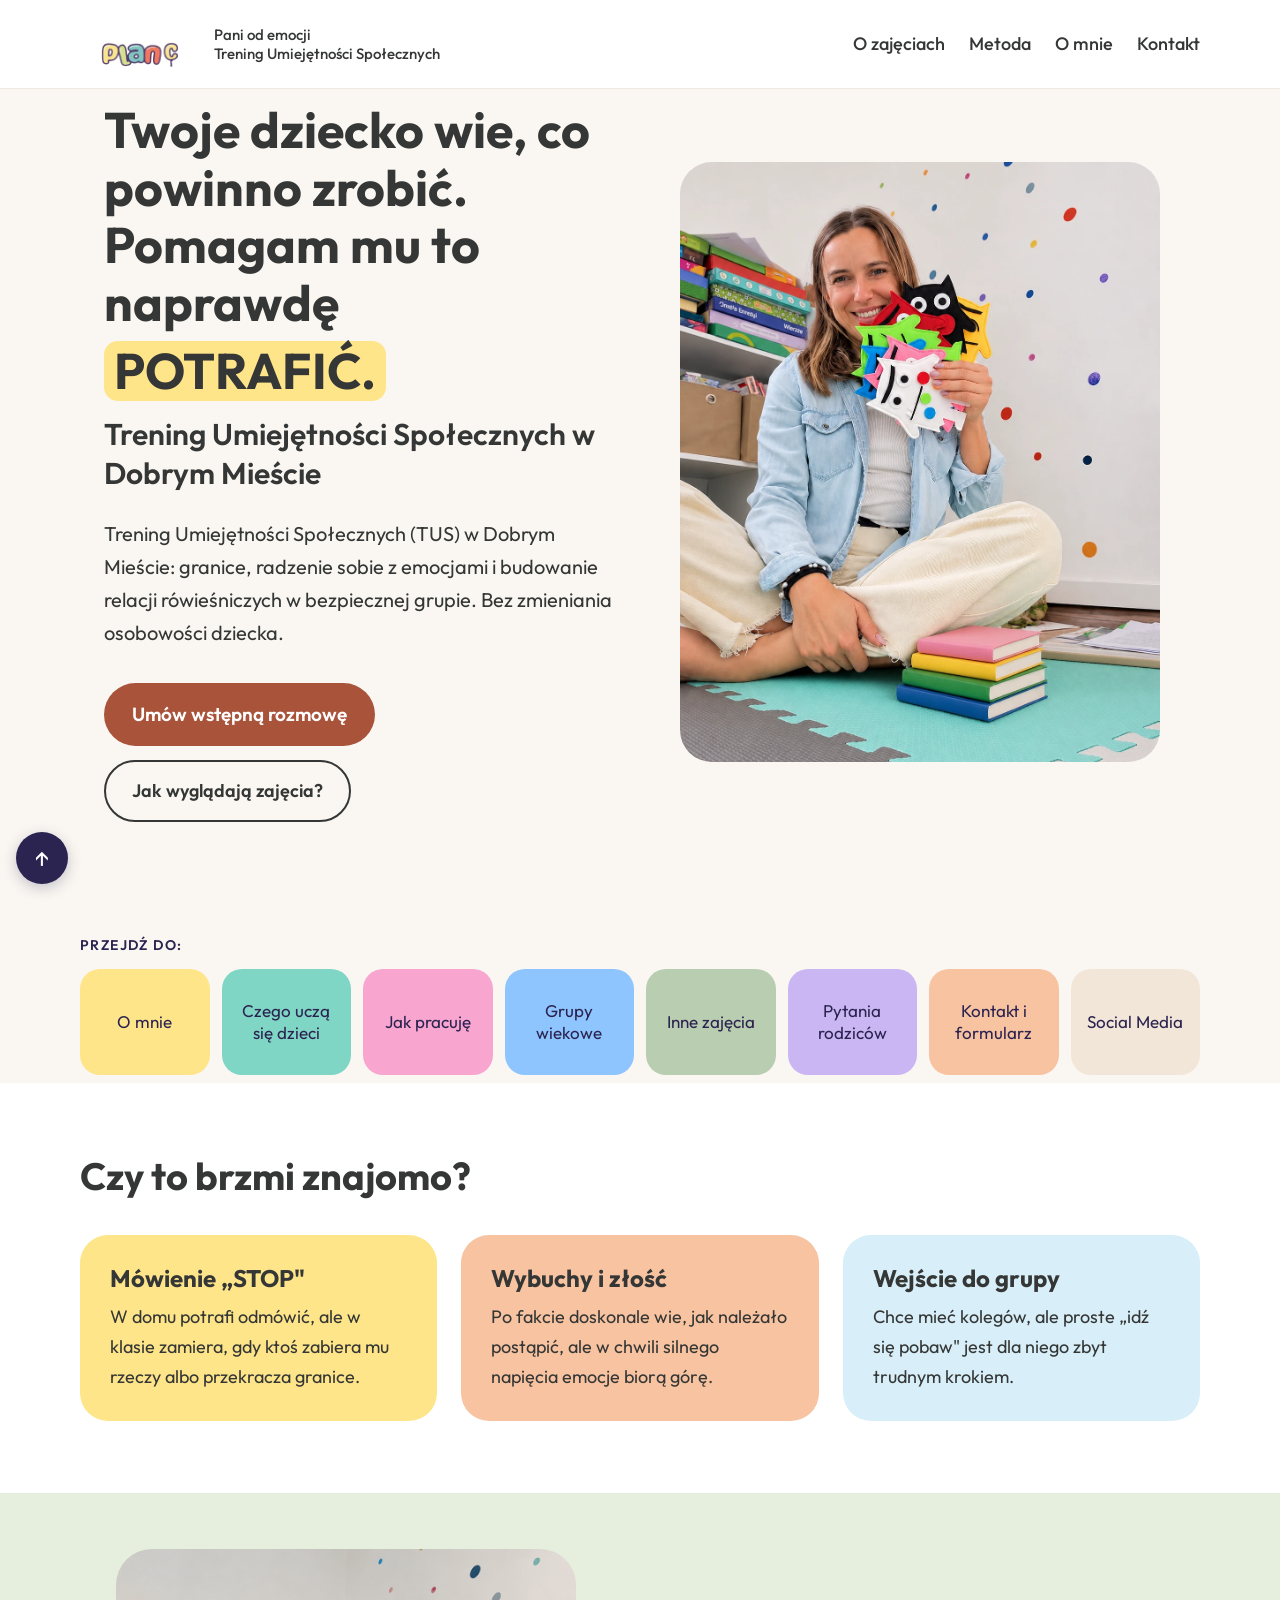
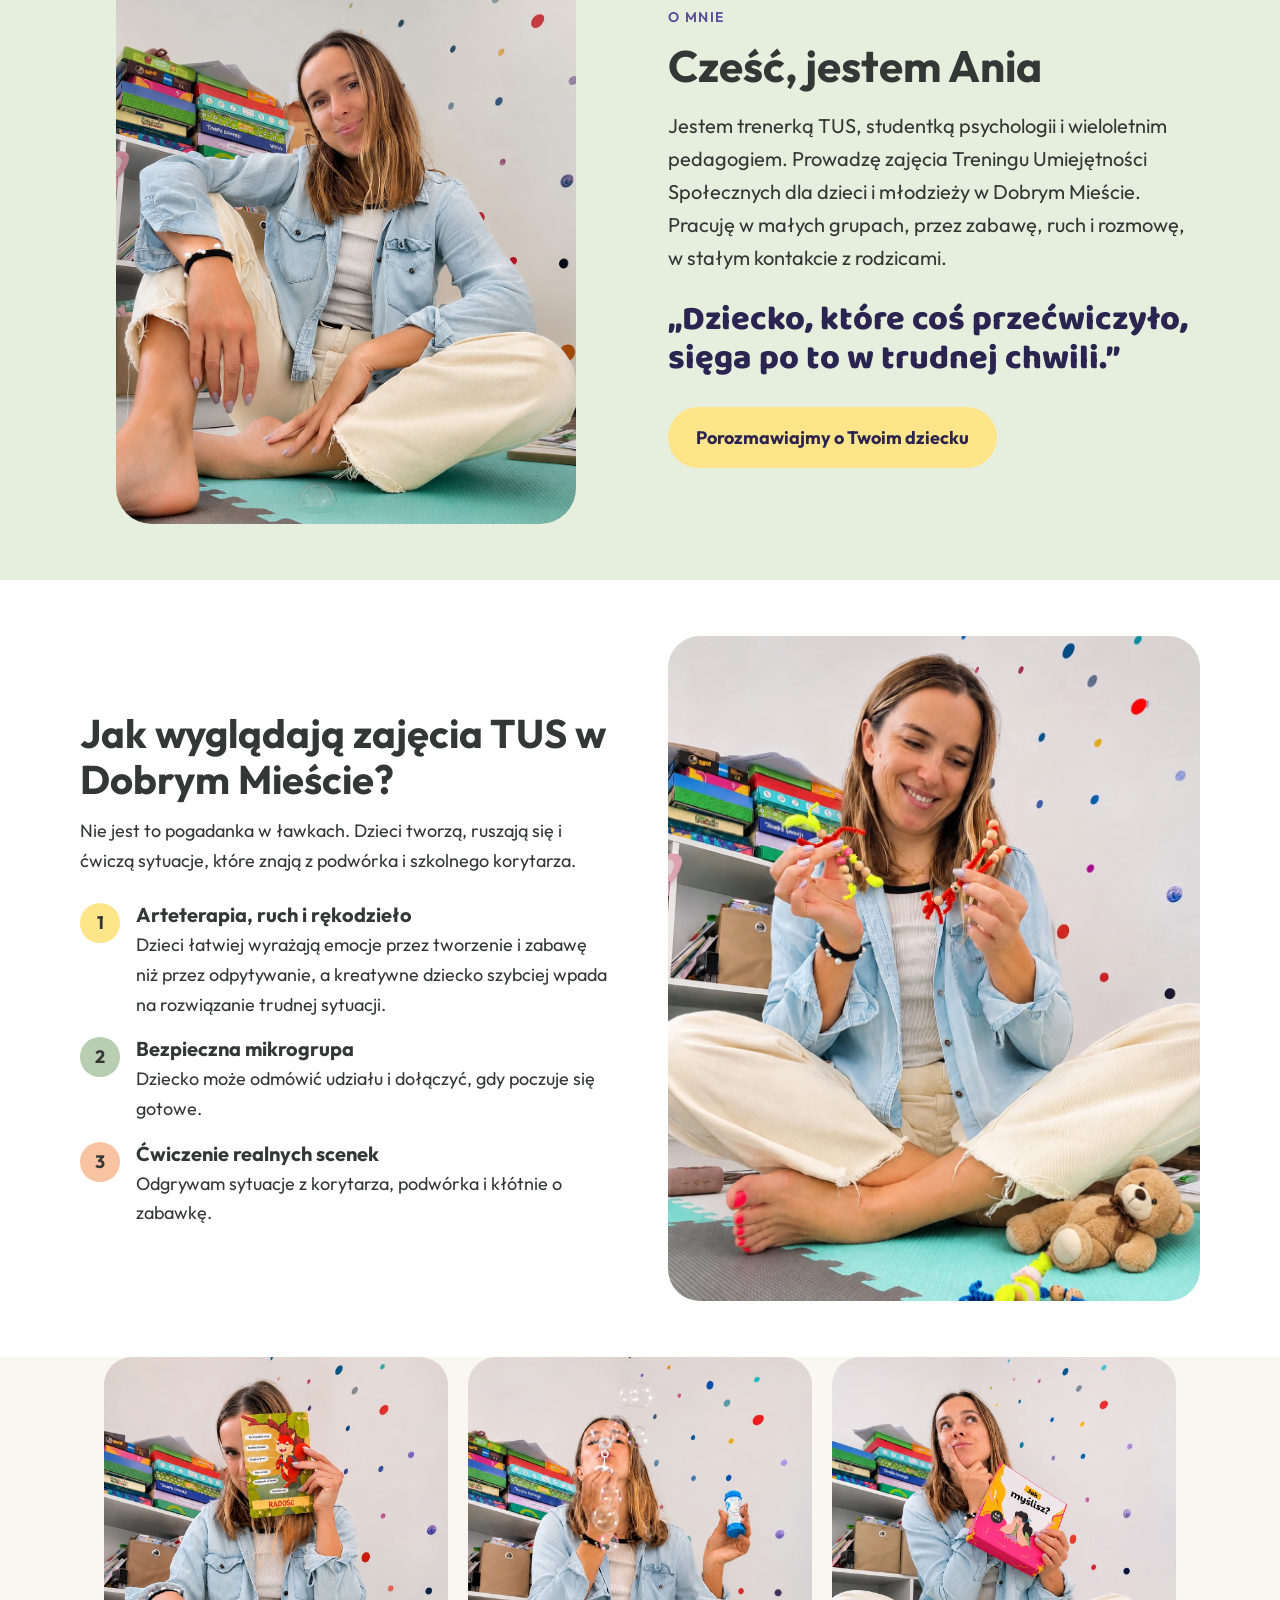
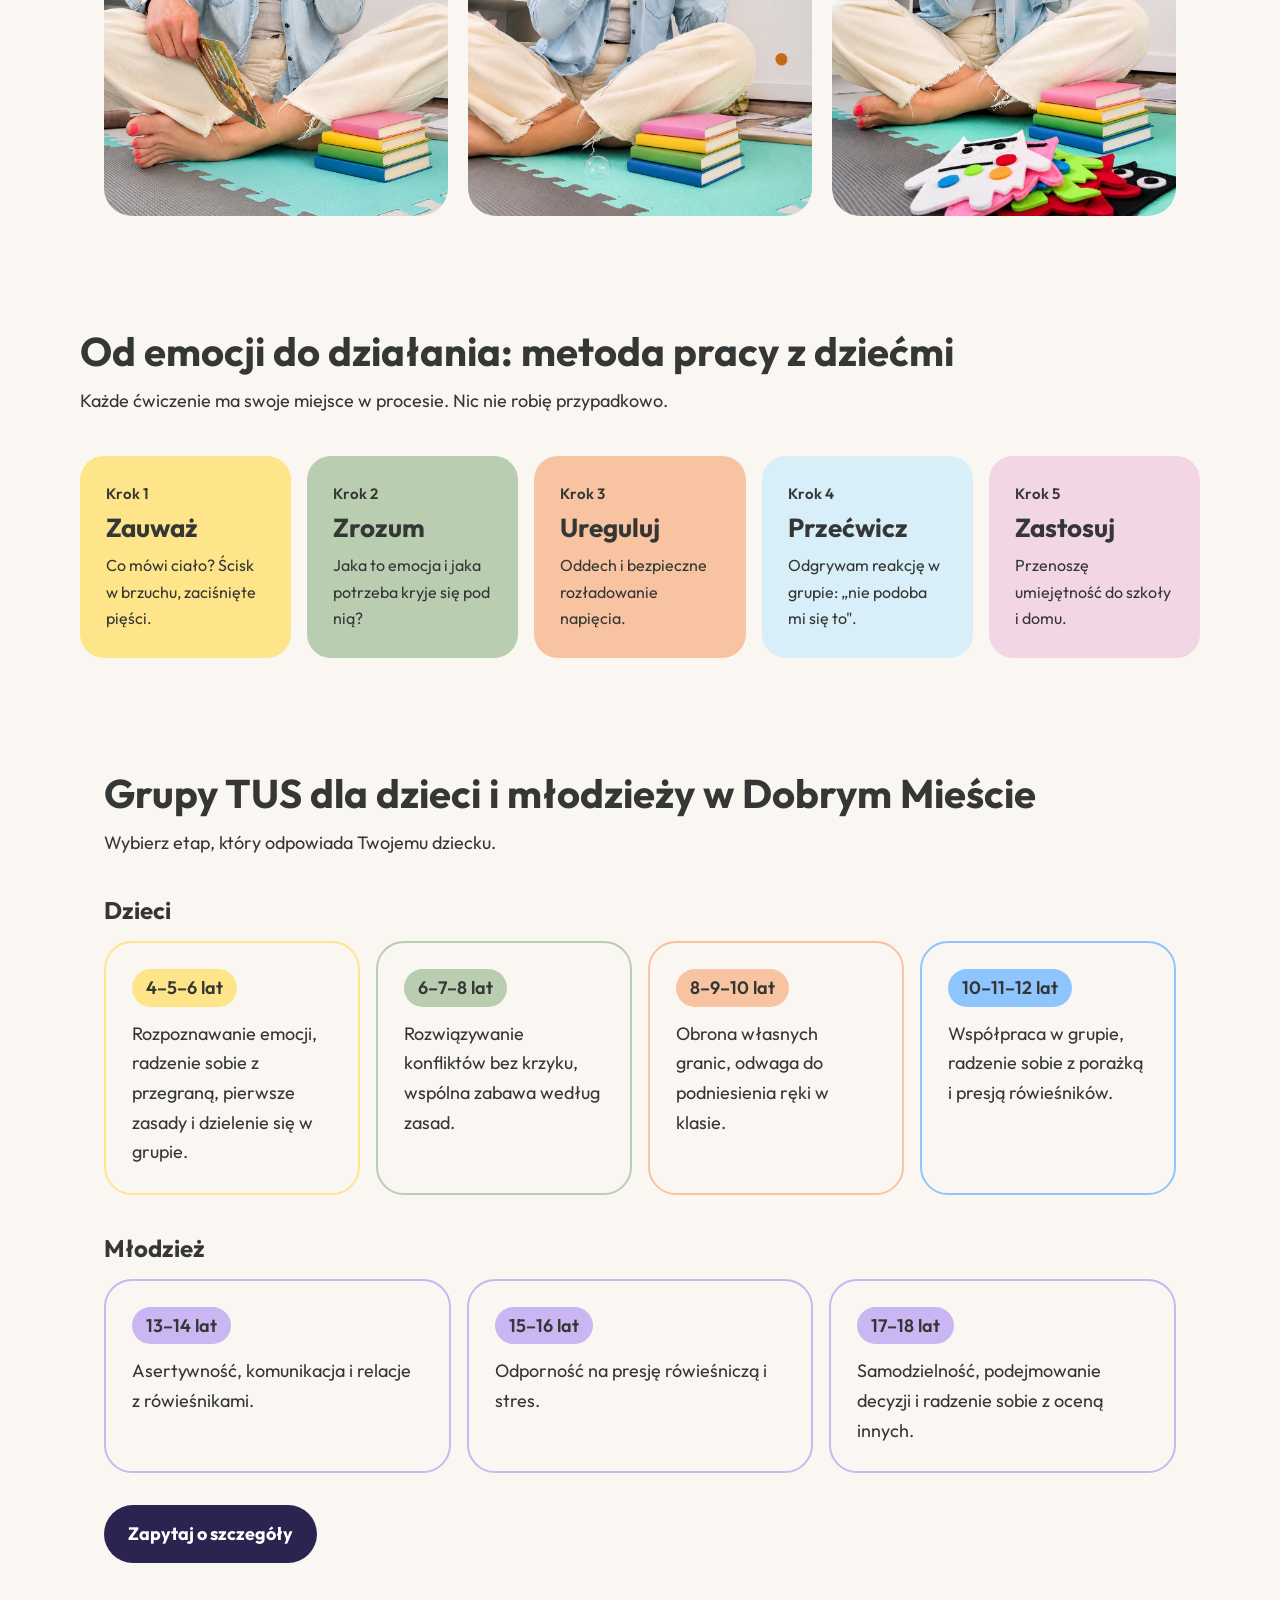
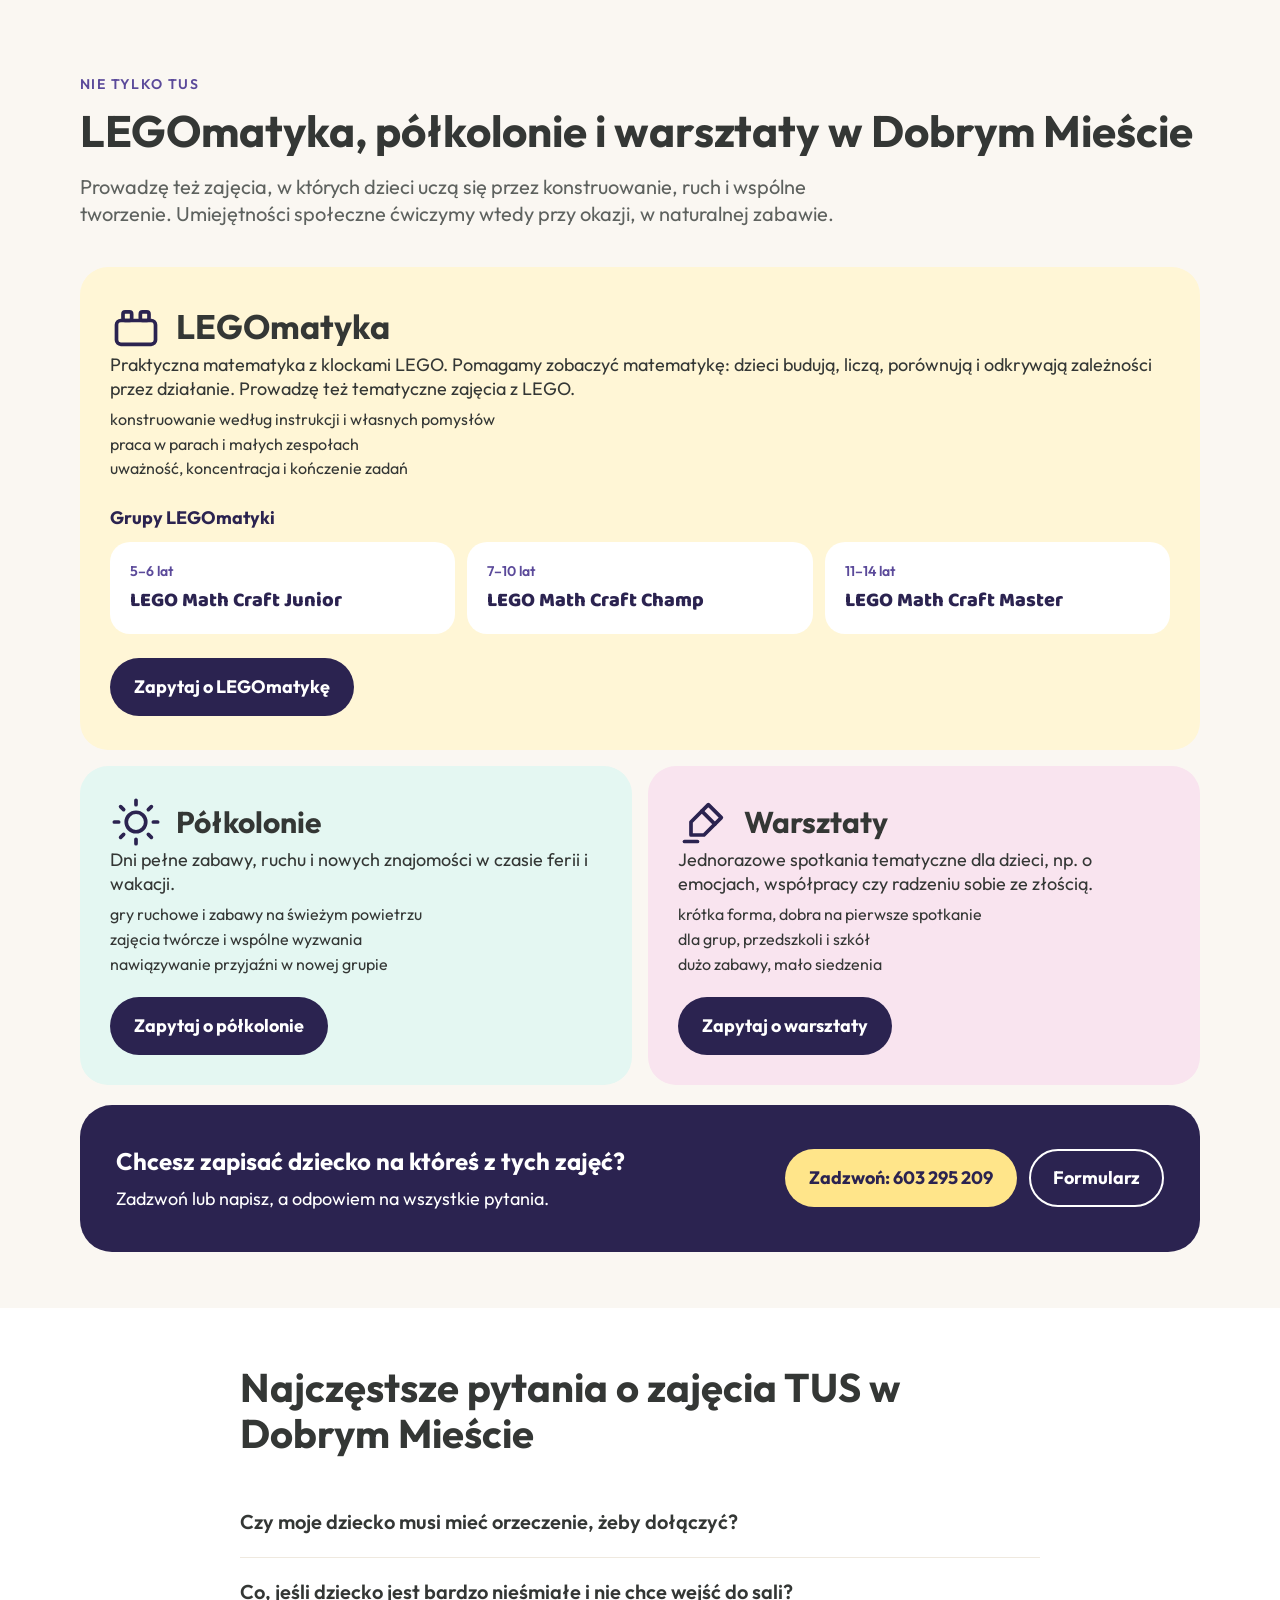
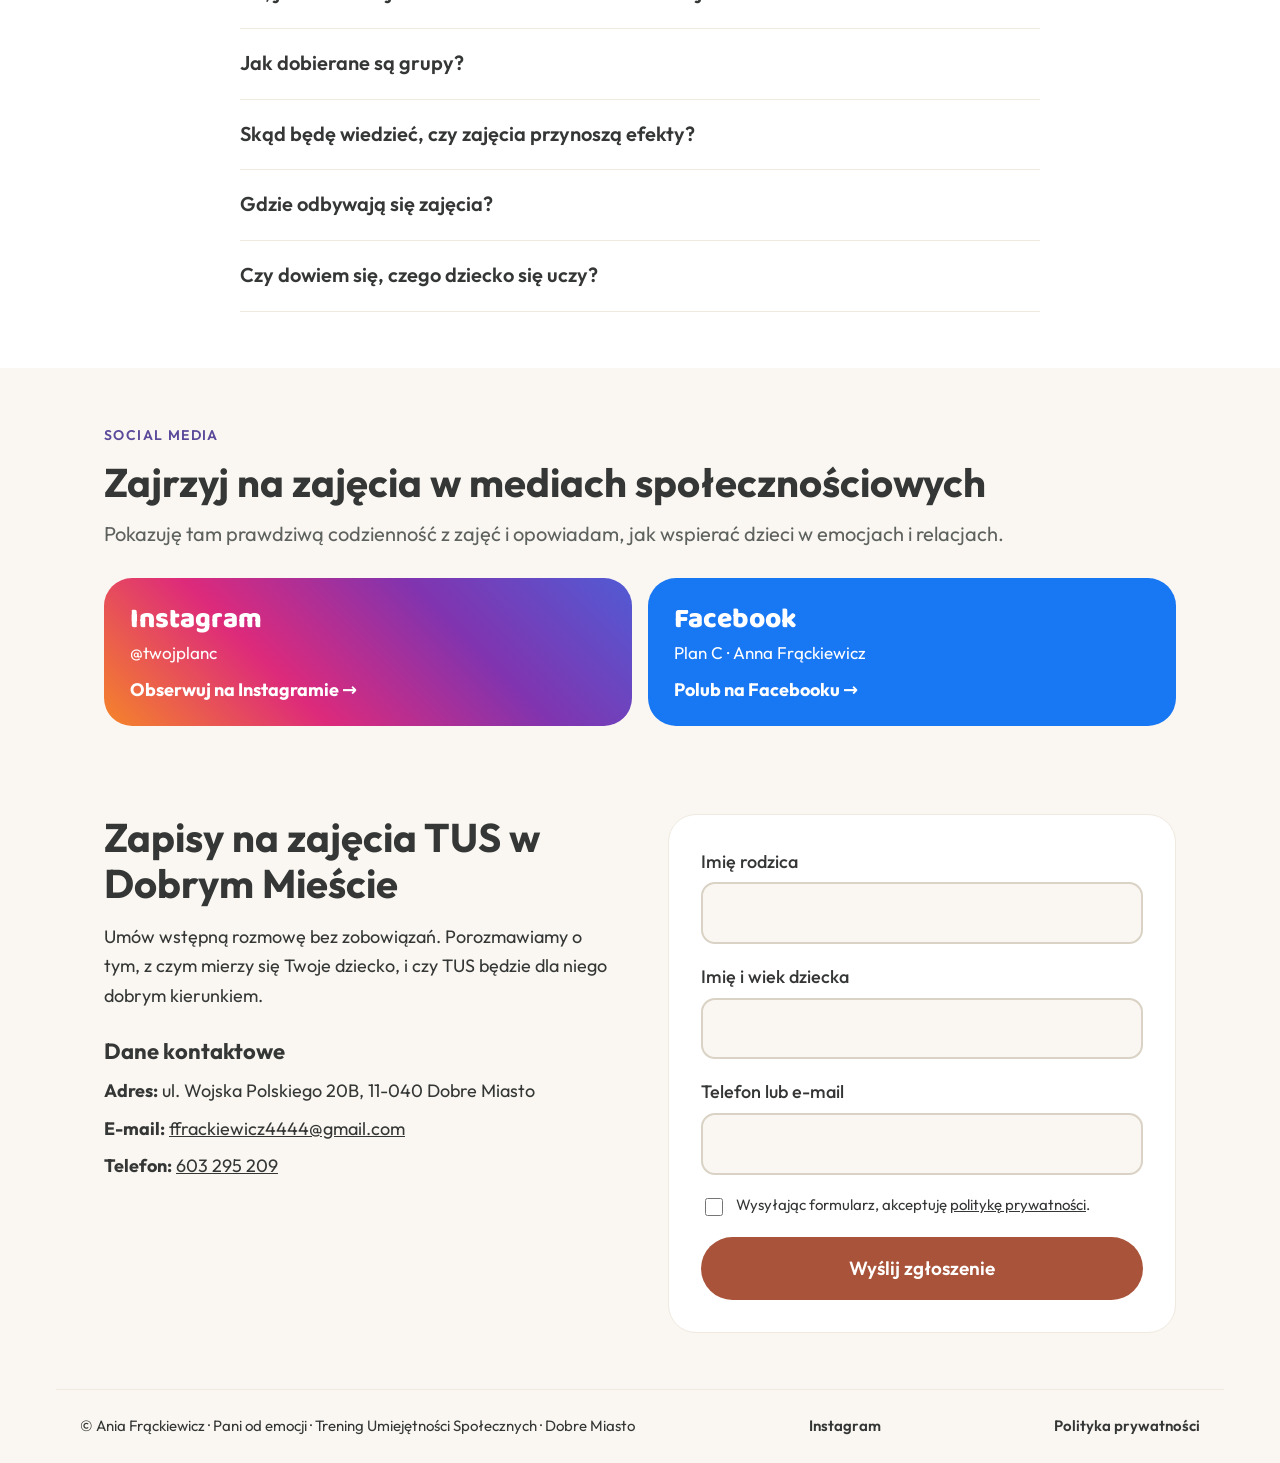
<file: index.html>
<!doctype html>
<html lang="pl">
<head>
<meta charset="utf-8">
<meta name="viewport" content="width=device-width, initial-scale=1">
<link rel="canonical" href="https://planc-aniafrackiewicz.pl/">
<link rel="icon" href="favicon.png" type="image/png">
<meta property="og:type" content="website">
<meta property="og:site_name" content="Pani od emocji">
<meta property="og:locale" content="pl_PL">
<meta property="og:title" content="TUS Dobre Miasto – zajęcia dla dzieci | Ania Frąckiewicz">
<meta property="og:description" content="Trening Umiejętności Społecznych w Dobrym Mieście dla dzieci 3,5–17 lat: emocje, granice, relacje i pewność siebie w bezpiecznej grupie. Umów wstępną rozmowę.">
<meta property="og:url" content="https://planc-aniafrackiewicz.pl/">
<meta property="og:image" content="https://planc-aniafrackiewicz.pl/zdjecia/ania-hero.webp">
<meta name="twitter:card" content="summary_large_image">
<title>TUS Dobre Miasto – zajęcia dla dzieci | Ania Frąckiewicz</title>
<meta name="description" content="Trening Umiejętności Społecznych w Dobrym Mieście dla dzieci 3,5–17 lat: emocje, granice, relacje i pewność siebie w bezpiecznej grupie. Umów wstępną rozmowę.">
</head>
<body style="margin:0">
<link rel="stylesheet" href="fonts/fonts.css">
<style>
.tus-page{margin:0;background:#FAF7F2;color:#343735;font-family:'Outfit',system-ui,sans-serif;font-size:18px;line-height:1.65}
.tus-page img{max-width:100%;height:auto}
.tus-page section{box-sizing:border-box}
#inne-zajecia p,#inne-zajecia li,#inne-zajecia h3,#inne-zajecia h4{line-height:1.35}
#inne-zajecia li{margin:0 !important;padding:0 !important}
@media (max-width:700px){.tus-page .metoda-desc{font-size:clamp(11px,3.4vw,13px) !important}}
@media (max-width:700px){.tus-page .galeria-desk{display:none}}
@media (min-width:700px){.tus-page .one-line-desk{white-space:nowrap}}
@media (min-width:700px){.tus-page .cta-line{white-space:nowrap}}
#inne-zajecia ul{margin-top:8px !important}
.tus-page .inne-grid{display:grid;grid-template-columns:repeat(2,minmax(0,1fr));gap:16px}
@media (max-width:700px){.tus-page .inne-grid{grid-template-columns:1fr}}
.tus-page a{color:#343735}
.tus-page h1,.tus-page h2,.tus-page h3{font-family:'Outfit',system-ui,sans-serif;font-weight:700;line-height:1.15;margin:0;color:#343735}
.tus-page p{margin:0}
.tus-page details summary{cursor:pointer;list-style:none}
.tus-page details summary::-webkit-details-marker{display:none}
.tus-page .hnav{flex-wrap:nowrap}
@media (min-width:1000px){
  .tus-page .menu-tiles{grid-template-columns:repeat(8,minmax(0,1fr)) !important;width:100%;box-sizing:border-box}
}
@media (max-width:640px){
  .tus-page section{padding-top:48px !important;padding-bottom:48px !important}
  .tus-page .hdr{background:#FAF7F2 !important;border-bottom:none !important}
  .tus-page .hero-photo{order:-1}
  .tus-page #hero{position:relative;overflow:hidden;display:flex;flex-direction:column;justify-content:flex-end;min-height:940px;padding:96px 24px 8px !important;background:#2B2350 !important}
  .tus-page #hero .hero-wrap{display:contents !important}
  .tus-page #hero .hero-photo{position:absolute !important;top:0;left:0;width:100% !important;height:100% !important;max-width:none !important;aspect-ratio:auto !important;border-radius:0 !important;object-fit:cover;object-position:center 25%;z-index:0}
  .tus-page #hero::after{content:"";position:absolute;inset:0;background:linear-gradient(180deg,rgba(43,35,80,.10) 0%,rgba(43,35,80,.45) 40%,rgba(43,35,80,.92) 100%);pointer-events:none;z-index:1}
  .tus-page #hero .hero-text{position:static}
  .tus-page #hero .hero-text > *:not(.hero-badge){position:relative;z-index:2}
  .tus-page #hero h1,.tus-page #hero .hero-lead{color:#FFFFFF !important}
  .tus-page #hero h1 span{color:#2B2350 !important}
  .tus-page #hero .hero-lead{line-height:1.45 !important;margin:14px 0 24px !important}
  .tus-page #hero h1{line-height:1.08 !important}
  .tus-page #hero .hero-ghost{color:#FFFFFF !important;border-color:#FFFFFF !important}
  .tus-page section[id="o-mnie"] > div,.tus-page section[id="o-mnie"] > div > div{gap:28px !important}
  .tus-page section > div[style*="gap:56px"]{gap:28px !important}
  .tus-page section > div[style*="margin-top:40px"]{margin-top:24px !important}
  .tus-page .hnav-txt{display:none}
  .tus-page .hnav a{font-size:16px}
}
</style>

<script type="application/ld+json">
{"@context": "https://schema.org", "@type": "LocalBusiness", "name": "Pani od emocji – Trening Umiejętności Społecznych", "description": "Trening Umiejętności Społecznych dla dzieci i młodzieży 3,5–17 lat w Dobrym Mieście.", "url": "https://planc-aniafrackiewicz.pl/", "image": "https://planc-aniafrackiewicz.pl/zdjecia/ania-hero.webp", "telephone": "+48603295209", "email": "ffrackiewicz4444@gmail.com", "address": {"@type": "PostalAddress", "streetAddress": "ul. Wojska Polskiego 20B", "postalCode": "11-040", "addressLocality": "Dobre Miasto", "addressCountry": "PL"}, "areaServed": {"@type": "City", "name": "Dobre Miasto"}, "founder": {"@type": "Person", "name": "Ania Frąckiewicz", "jobTitle": "Trener Umiejętności Społecznych"}, "sameAs": ["https://www.instagram.com/twojplanc/", "https://www.facebook.com/share/1EM45qKxv7/?mibextid=wwXIfr"]}
</script>
<div id="top" class="tus-page" style="width:100%;box-sizing:border-box">

<!-- NAGŁÓWEK -->
<header class="hdr" style="background:#FFFFFF;border-bottom:1px solid #EFE9DF">
  <div style="max-width:1120px;margin:0 auto;padding:16px 24px;display:flex;flex-wrap:wrap;gap:16px;align-items:center;justify-content:space-between">
    <div style="display:flex;align-items:center;gap:14px">
      <div style="width:120px;height:56px;overflow:hidden;flex-shrink:0">
        <img src="zdjecia/logo-plan-c.png" alt="Logo Plan C" style="width:120px;height:auto;object-fit:cover;object-position:50% 20%;display:block">
      </div>
      <p style="margin:0;font-size:15px;line-height:1.3;font-weight:500">Pani od emocji<br>Trening Umiejętności Społecznych</p>
    </div>
    <nav class="hnav" style="display:flex;flex-wrap:wrap;gap:8px 24px;align-items:center;font-weight:500">
      <a class="hnav-txt" href="#zajecia" style="text-decoration:none">O zajęciach</a>
      <a class="hnav-txt" href="#metoda" style="text-decoration:none">Metoda</a>
      <a class="hnav-txt" href="#o-mnie" style="text-decoration:none">O mnie</a>
      <a class="hnav-txt" href="#kontakt" style="text-decoration:none">Kontakt</a>
    </nav>
  </div>
</header>

<!-- HERO -->
<section id="hero" style="max-width:1120px;margin:0 auto;padding:12px 24px 72px;display:grid;grid-template-columns:repeat(auto-fit,minmax(300px,1fr));gap:48px;align-items:center">
  <div class="hero-text">
        <h1 style="font-size:clamp(32px,9vw,50px)">Twoje dziecko wie, co powinno zrobić. Pomagam mu to naprawdę <span style="background:#FFE58A;padding:0 10px;border-radius:14px;display:inline-block;margin-top:10px;line-height:1.2">POTRAFIĆ.</span><span style="display:block;font-size:0.6em;font-weight:600;line-height:1.3;margin-top:14px">Trening Umiejętności Społecznych w Dobrym Mieście</span></h1>
    <p class="hero-lead" style="font-size:20px;margin:24px 0 34px;max-width:540px">Trening Umiejętności Społecznych (TUS) w Dobrym Mieście: granice, radzenie sobie z emocjami i budowanie relacji rówieśniczych w bezpiecznej grupie. Bez zmieniania osobowości dziecka.</p>
    <div style="display:flex;flex-wrap:wrap;gap:14px">
      <a href="#kontakt" style="text-decoration:none;background:#A9533A;color:#FFFFFF;font-weight:600;font-size:19px;padding:16px 28px;border-radius:999px">Umów wstępną rozmowę</a>
      <a class="hero-ghost" href="#zajecia" style="text-decoration:none;border:2px solid #343735;font-weight:600;padding:14px 26px;border-radius:999px">Jak wyglądają zajęcia?</a>
    </div>
  </div>
  <div class="hero-wrap" style="position:relative;justify-self:center;width:100%;max-width:480px">
    <img class="hero-photo" src="zdjecia/ania-hero.webp" alt="Ania Frąckiewicz z kolorowymi zabawkami z filcu i stosem książek" style="width:100%;display:block;border-radius:32px;aspect-ratio:4/5;object-fit:cover">
  </div>
</section>

<!-- PRZEJDŹ DO -->
<section style="padding:40px 24px 8px">
  <div style="max-width:1120px;margin:0 auto">
  <p style="font-size:14px;font-weight:600;letter-spacing:.1em;text-transform:uppercase;color:#2B2350;margin:0 0 12px">Przejdź do:</p>
    <nav class="menu-tiles" aria-label="Sekcje strony" style="display:grid;width:100%;box-sizing:border-box;grid-template-columns:repeat(auto-fit,minmax(150px,1fr));gap:12px">
        <a href="#o-mnie" style="display:flex;align-items:center;justify-content:center;text-align:center;text-decoration:none;color:#2B2350;font-weight:400;font-size:17px;line-height:1.3;background:#FFE58A;border-radius:20px;padding:18px 14px;min-height:70px">O mnie</a>
        <a href="#czy-to" style="display:flex;align-items:center;justify-content:center;text-align:center;text-decoration:none;color:#2B2350;font-weight:400;font-size:17px;line-height:1.3;background:#7FD6C4;border-radius:20px;padding:18px 14px;min-height:70px">Czego uczą się dzieci</a>
        <a href="#metoda" style="display:flex;align-items:center;justify-content:center;text-align:center;text-decoration:none;color:#2B2350;font-weight:400;font-size:17px;line-height:1.3;background:#F8A5D0;border-radius:20px;padding:18px 14px;min-height:70px">Jak pracuję</a>
        <a href="#grupy" style="display:flex;align-items:center;justify-content:center;text-align:center;text-decoration:none;color:#2B2350;font-weight:400;font-size:17px;line-height:1.3;background:#8EC5FF;border-radius:20px;padding:18px 14px;min-height:70px">Grupy wiekowe</a>
        <a href="#inne-zajecia" style="display:flex;align-items:center;justify-content:center;text-align:center;text-decoration:none;color:#2B2350;font-weight:400;font-size:17px;line-height:1.3;background:#B9CDB0;border-radius:20px;padding:18px 14px;min-height:70px">Inne zajęcia</a>
        <a href="#faq" style="display:flex;align-items:center;justify-content:center;text-align:center;text-decoration:none;color:#2B2350;font-weight:400;font-size:17px;line-height:1.3;background:#C9B6F2;border-radius:20px;padding:18px 14px;min-height:70px">Pytania rodziców</a>
        <a href="#kontakt" style="display:flex;align-items:center;justify-content:center;text-align:center;text-decoration:none;color:#2B2350;font-weight:400;font-size:17px;line-height:1.3;background:#F8C3A0;border-radius:20px;padding:18px 14px;min-height:70px">Kontakt i formularz</a>
        <a href="#social" style="display:flex;align-items:center;justify-content:center;text-align:center;text-decoration:none;color:#2B2350;font-weight:400;font-size:17px;line-height:1.3;background:#F2E6D8;border-radius:20px;padding:18px 14px;min-height:70px">Social Media</a>
    </nav>
  </div>
</section>

<!-- CZY TO BRZMI ZNAJOMO -->
<section id="czy-to" style="padding:72px 24px;background:#FFFFFF;scroll-margin-top:16px">
  <div style="max-width:1120px;margin:0 auto">
    <h2 style="font-size:38px">Czy to brzmi znajomo?</h2>
    <div style="display:grid;grid-template-columns:repeat(auto-fit,minmax(260px,1fr));gap:24px;margin-top:36px">
      <div style="background:#FFE58A;border-radius:28px;padding:30px">
        <h3 style="font-size:24px;margin-bottom:10px">Mówienie „STOP"</h3>
        <p style="margin:0">W domu potrafi odmówić, ale w klasie zamiera, gdy ktoś zabiera mu rzeczy albo przekracza granice.</p>
      </div>
      <div style="background:#F8C3A0;border-radius:28px;padding:30px">
        <h3 style="font-size:24px;margin-bottom:10px">Wybuchy i złość</h3>
        <p style="margin:0">Po fakcie doskonale wie, jak należało postąpić, ale w chwili silnego napięcia emocje biorą górę.</p>
      </div>
      <div style="background:#D8EEF8;border-radius:28px;padding:30px">
        <h3 style="font-size:24px;margin-bottom:10px">Wejście do grupy</h3>
        <p style="margin:0">Chce mieć kolegów, ale proste „idź się pobaw" jest dla niego zbyt trudnym krokiem.</p>
      </div>
    </div>
  </div>
</section>

<!-- O MNIE -->
<section id="o-mnie" style="background:#E6EEDD;padding:56px 24px">
  <div style="max-width:1120px;margin:0 auto;display:grid;grid-template-columns:repeat(auto-fit,minmax(300px,1fr));gap:56px;align-items:center">
    <img src="zdjecia/ania-o-mnie.png" alt="Ania Frąckiewicz, trenerka TUS w Dobrym Mieście, siedzi na macie wśród zabawek" style="width:100%;max-width:460px;justify-self:center;border-radius:36px;display:block;aspect-ratio:4/5;object-fit:cover;object-position:center 30%">
    <div>
      <p style="font-weight:600;font-size:14px;letter-spacing:.1em;text-transform:uppercase;color:#5B4A9A;margin:0 0 12px">O mnie</p>
      <h2 style="font-size:44px;margin-bottom:18px">Cześć, jestem Ania</h2>
      <p style="font-size:20px">Jestem trenerką TUS, studentką psychologii i wieloletnim pedagogiem. Prowadzę zajęcia Treningu Umiejętności Społecznych dla dzieci i młodzieży w Dobrym Mieście. Pracuję w małych grupach, przez zabawę, ruch i rozmowę, w stałym kontakcie z rodzicami.</p>
      <p style="font-family:'Baloo 2',sans-serif;font-weight:800;font-size:clamp(26px,3vw,34px);line-height:1.15;color:#2B2350;margin:26px 0 0">„Dziecko, które coś przećwiczyło, sięga po to w trudnej chwili.”</p>
      <div style="margin-top:28px"><a href="#kontakt" style="text-decoration:none;display:inline-block;background:#FFE58A;color:#2B2350;font-weight:700;font-size:18px;padding:16px 28px;border-radius:999px">Porozmawiajmy o Twoim dziecku</a></div>
    </div>
  </div>
</section>

<!-- JAK WYGLĄDAJĄ ZAJĘCIA -->
<section id="zajecia" style="background:#FFFFFF;padding:56px 24px">
  <div style="max-width:1120px;margin:0 auto;display:grid;grid-template-columns:repeat(auto-fit,minmax(300px,1fr));gap:56px;align-items:center">
    <div>
      <h2 style="font-size:40px;margin-bottom:14px">Jak wyglądają zajęcia TUS w Dobrym Mieście?</h2>
      <p style="margin-bottom:28px">Nie jest to pogadanka w ławkach. Dzieci tworzą, ruszają się i ćwiczą sytuacje, które znają z podwórka i szkolnego korytarza.</p>
      <div style="display:flex;flex-direction:column;gap:18px">
        <div style="display:flex;gap:16px;align-items:flex-start"><span style="flex-shrink:0;width:40px;height:40px;border-radius:50%;background:#FFE58A;display:flex;align-items:center;justify-content:center;font-weight:700">1</span><div><h3 style="font-size:20px;margin-bottom:4px">Arteterapia, ruch i rękodzieło</h3>Dzieci łatwiej wyrażają emocje przez tworzenie i zabawę niż przez odpytywanie, a kreatywne dziecko szybciej wpada na rozwiązanie trudnej sytuacji.</div></div>
        <div style="display:flex;gap:16px;align-items:flex-start"><span style="flex-shrink:0;width:40px;height:40px;border-radius:50%;background:#B9CDB0;display:flex;align-items:center;justify-content:center;font-weight:700">2</span><div><h3 style="font-size:20px;margin-bottom:4px">Bezpieczna mikrogrupa</h3>Dziecko może odmówić udziału i dołączyć, gdy poczuje się gotowe.</div></div>
        <div style="display:flex;gap:16px;align-items:flex-start"><span style="flex-shrink:0;width:40px;height:40px;border-radius:50%;background:#F8C3A0;display:flex;align-items:center;justify-content:center;font-weight:700">3</span><div><h3 style="font-size:20px;margin-bottom:4px">Ćwiczenie realnych scenek</h3>Odgrywam sytuacje z korytarza, podwórka i kłótnie o zabawkę.</div></div>
      </div>
    </div>
    <img src="zdjecia/ania-zajecia.webp" alt="Ania Frąckiewicz przy kolorowych druciach i koralikach podczas zajęć TUS" style="width:100%;border-radius:32px;display:block;aspect-ratio:4/5;object-fit:cover">
  </div>
</section>

<!-- GALERIA -->
<section class="galeria-desk" style="max-width:1120px;margin:0 auto;padding:0 24px 56px">
  <div style="display:grid;grid-template-columns:repeat(auto-fit,minmax(220px,1fr));gap:20px">
    <img src="zdjecia/galeria-radosc.webp" alt="Karta emocji RADOŚĆ z zajęć TUS" style="width:100%;border-radius:28px;display:block;aspect-ratio:3/4;object-fit:cover">
    <img src="zdjecia/galeria-banki.webp" alt="Zabawa bańkami mydlanymi na zajęciach TUS" style="width:100%;border-radius:28px;display:block;aspect-ratio:3/4;object-fit:cover">
    <img src="zdjecia/galeria-jak-myslisz.webp" alt="Karty Jak myślisz? na zajęciach TUS" style="width:100%;border-radius:28px;display:block;aspect-ratio:3/4;object-fit:cover">
  </div>
</section>

<!-- METODA -->
<section id="metoda" style="padding:56px 24px;background:#FAF7F2">
  <div style="max-width:1120px;margin:0 auto">
    <h2 style="font-size:40px">Od emocji do działania: metoda pracy z dziećmi</h2>
    <p style="margin:12px 0 40px;max-width:640px">Każde ćwiczenie ma swoje miejsce w procesie. Nic nie robię przypadkowo.</p>
    <div style="display:grid;grid-template-columns:repeat(auto-fit,minmax(190px,1fr));gap:16px">
      <div style="background:#FFE58A;border-radius:24px;padding:26px"><p style="margin:0;font-weight:600;font-size:15px">Krok 1</p><h3 style="font-size:26px;margin:6px 0 10px">Zauważ</h3><p class="metoda-desc" style="margin:0;font-size:16px">Co mówi ciało? Ścisk w brzuchu, zaciśnięte pięści.</p></div>
      <div style="background:#B9CDB0;border-radius:24px;padding:26px"><p style="margin:0;font-weight:600;font-size:15px">Krok 2</p><h3 style="font-size:26px;margin:6px 0 10px">Zrozum</h3><p class="metoda-desc" style="margin:0;font-size:16px">Jaka to emocja i jaka potrzeba kryje się pod nią?</p></div>
      <div style="background:#F8C3A0;border-radius:24px;padding:26px"><p style="margin:0;font-weight:600;font-size:15px">Krok 3</p><h3 style="font-size:26px;margin:6px 0 10px">Ureguluj</h3><p class="metoda-desc" style="margin:0;font-size:16px">Oddech i bezpieczne rozładowanie napięcia.</p></div>
      <div style="background:#D8EEF8;border-radius:24px;padding:26px"><p style="margin:0;font-weight:600;font-size:15px">Krok 4</p><h3 style="font-size:26px;margin:6px 0 10px">Przećwicz</h3><p class="metoda-desc" style="margin:0;font-size:16px">Odgrywam reakcję w grupie: „nie podoba mi się to".</p></div>
      <div style="background:#F3D6E6;border-radius:24px;padding:26px"><p style="margin:0;font-weight:600;font-size:15px">Krok 5</p><h3 style="font-size:26px;margin:6px 0 10px">Zastosuj</h3><p class="metoda-desc" style="margin:0;font-size:16px">Przenoszę umiejętność do szkoły i domu.</p></div>
    </div>
  </div>
</section>

<!-- GRUPY -->
<section id="grupy" style="max-width:1120px;margin:0 auto;padding:56px 24px">
  <h2 style="font-size:40px">Grupy TUS dla dzieci i młodzieży w Dobrym Mieście</h2>
  <p style="margin:12px 0 40px;max-width:640px">Wybierz etap, który odpowiada Twojemu dziecku.</p>
  <h3 style="font-size:24px;margin:0 0 16px">Dzieci</h3>
  <div style="display:grid;grid-template-columns:repeat(auto-fit,minmax(220px,1fr));gap:16px">
      <article style="border:2px solid #FFE58A;border-radius:28px;padding:26px;display:flex;flex-direction:column;gap:12px">
        <p style="margin:0;align-self:flex-start;background:#FFE58A;padding:4px 14px;border-radius:999px;font-weight:600">4–5–6 lat</p>
        <p style="margin:0">Rozpoznawanie emocji, radzenie sobie z przegraną, pierwsze zasady i dzielenie się w grupie.</p>
      </article>
      <article style="border:2px solid #B9CDB0;border-radius:28px;padding:26px;display:flex;flex-direction:column;gap:12px">
        <p style="margin:0;align-self:flex-start;background:#B9CDB0;padding:4px 14px;border-radius:999px;font-weight:600">6–7–8 lat</p>
        <p style="margin:0">Rozwiązywanie konfliktów bez krzyku, wspólna zabawa według zasad.</p>
      </article>
      <article style="border:2px solid #F8C3A0;border-radius:28px;padding:26px;display:flex;flex-direction:column;gap:12px">
        <p style="margin:0;align-self:flex-start;background:#F8C3A0;padding:4px 14px;border-radius:999px;font-weight:600">8–9–10 lat</p>
        <p style="margin:0">Obrona własnych granic, odwaga do podniesienia ręki w klasie.</p>
      </article>
      <article style="border:2px solid #8EC5FF;border-radius:28px;padding:26px;display:flex;flex-direction:column;gap:12px">
        <p style="margin:0;align-self:flex-start;background:#8EC5FF;padding:4px 14px;border-radius:999px;font-weight:600">10–11–12 lat</p>
        <p style="margin:0">Współpraca w grupie, radzenie sobie z porażką i presją rówieśników.</p>
      </article>
  </div>
  <h3 style="font-size:24px;margin:40px 0 16px">Młodzież</h3>
  <div style="display:grid;grid-template-columns:repeat(auto-fit,minmax(220px,1fr));gap:16px">
      <article style="border:2px solid #C9B6F2;border-radius:28px;padding:26px;display:flex;flex-direction:column;gap:12px">
        <p style="margin:0;align-self:flex-start;background:#C9B6F2;padding:4px 14px;border-radius:999px;font-weight:600">13–14 lat</p>
        <p style="margin:0">Asertywność, komunikacja i relacje z rówieśnikami.</p>
      </article>
      <article style="border:2px solid #C9B6F2;border-radius:28px;padding:26px;display:flex;flex-direction:column;gap:12px">
        <p style="margin:0;align-self:flex-start;background:#C9B6F2;padding:4px 14px;border-radius:999px;font-weight:600">15–16 lat</p>
        <p style="margin:0">Odporność na presję rówieśniczą i stres.</p>
      </article>
      <article style="border:2px solid #C9B6F2;border-radius:28px;padding:26px;display:flex;flex-direction:column;gap:12px">
        <p style="margin:0;align-self:flex-start;background:#C9B6F2;padding:4px 14px;border-radius:999px;font-weight:600">17–18 lat</p>
        <p style="margin:0">Samodzielność, podejmowanie decyzji i radzenie sobie z oceną innych.</p>
      </article>
  </div>
  <a href="#kontakt" style="text-decoration:none;display:inline-block;margin-top:32px;background:#2B2350;color:#FFFFFF;font-weight:700;padding:14px 24px;border-radius:999px">Zapytaj o szczegóły</a>
</section>

<!-- INNE ZAJĘCIA -->
<section id="inne-zajecia" style="background:#FAF7F2;padding:56px 24px;scroll-margin-top:16px">
  <div style="max-width:1120px;margin:0 auto">
    <p style="font-weight:600;font-size:14px;letter-spacing:.1em;text-transform:uppercase;color:#5B4A9A;margin:0 0 12px">Nie tylko TUS</p>
    <h2 class="one-line-desk" style="font-size:44px">LEGOmatyka, półkolonie i warsztaty w Dobrym Mieście</h2>
    <p style="font-size:20px;color:#5E625F;max-width:60ch;margin:16px 0 0">Prowadzę też zajęcia, w których dzieci uczą się przez konstruowanie, ruch i wspólne tworzenie. Umiejętności społeczne ćwiczymy wtedy przy okazji, w naturalnej zabawie.</p>
    <div class="inne-grid" style="margin-top:40px">
      <div style="grid-column:1/-1;background:#FFF6D6;border-radius:28px;padding:34px 30px">
        <div style="display:flex;align-items:center;gap:14px"><svg viewBox="0 0 24 24" width="52" height="52" fill="none" stroke="#2B2350" stroke-width="1.7" stroke-linejoin="round" aria-hidden="true"><rect x="3" y="9" width="18" height="11" rx="2"></rect><rect x="6" y="5" width="4" height="4" rx="1"></rect><rect x="14" y="5" width="4" height="4" rx="1"></rect></svg><h3 style="font-size:34px;margin:0">LEGOmatyka</h3></div>
        <p style="margin:0;font-size:18px">Praktyczna matematyka z klockami LEGO. Pomagamy zobaczyć matematykę: dzieci budują, liczą, porównują i odkrywają zależności przez działanie. Prowadzę też tematyczne zajęcia z LEGO.</p>
        <ul style="margin:16px 0 0;padding:0;list-style:none;display:grid;gap:3px;font-size:16px;line-height:1.35">
          <li>konstruowanie według instrukcji i własnych pomysłów</li>
          <li>praca w parach i małych zespołach</li>
          <li>uważność, koncentracja i kończenie zadań</li>
        </ul>
        <p style="font-weight:700;color:#2B2350;margin:26px 0 12px">Grupy LEGOmatyki</p>
        <div style="display:grid;grid-template-columns:repeat(auto-fit,minmax(200px,1fr));gap:12px">
          <div style="background:#FFFFFF;border-radius:20px;padding:20px">
            <p style="margin:0;font-size:14px;font-weight:600;color:#5B4A9A">5–6 lat</p>
            <h4 style="font-size:20px;margin:6px 0 0;font-family:'Baloo 2',sans-serif;font-weight:800;color:#2B2350">LEGO Math Craft Junior</h4>
          </div>
          <div style="background:#FFFFFF;border-radius:20px;padding:20px">
            <p style="margin:0;font-size:14px;font-weight:600;color:#5B4A9A">7–10 lat</p>
            <h4 style="font-size:20px;margin:6px 0 0;font-family:'Baloo 2',sans-serif;font-weight:800;color:#2B2350">LEGO Math Craft Champ</h4>
          </div>
          <div style="background:#FFFFFF;border-radius:20px;padding:20px">
            <p style="margin:0;font-size:14px;font-weight:600;color:#5B4A9A">11–14 lat</p>
            <h4 style="font-size:20px;margin:6px 0 0;font-family:'Baloo 2',sans-serif;font-weight:800;color:#2B2350">LEGO Math Craft Master</h4>
          </div>
        </div>
        <a href="#kontakt" style="text-decoration:none;display:inline-block;margin-top:24px;background:#2B2350;color:#FFFFFF;font-weight:700;padding:14px 24px;border-radius:999px">Zapytaj o LEGOmatykę</a>
      </div>
      <div style="background:#E4F7F2;border-radius:28px;padding:30px">
        <div style="display:flex;align-items:center;gap:14px"><svg viewBox="0 0 24 24" width="52" height="52" fill="none" stroke="#2B2350" stroke-width="1.7" stroke-linecap="round" aria-hidden="true"><circle cx="12" cy="12" r="4.5"></circle><path d="M12 2v2M12 20v2M2 12h2M20 12h2M4.9 4.9l1.4 1.4M17.7 17.7l1.4 1.4M4.9 19.1l1.4-1.4M17.7 6.3l1.4-1.4"></path></svg><h3 style="font-size:30px;margin:0">Półkolonie</h3></div>
        <p style="margin:0">Dni pełne zabawy, ruchu i nowych znajomości w czasie ferii i wakacji.</p>
        <ul style="margin:16px 0 0;padding:0;list-style:none;display:grid;gap:3px;font-size:16px;line-height:1.35">
          <li>gry ruchowe i zabawy na świeżym powietrzu</li>
          <li>zajęcia twórcze i wspólne wyzwania</li>
          <li>nawiązywanie przyjaźni w nowej grupie</li>
        </ul>
        <a href="#kontakt" style="text-decoration:none;display:inline-block;margin-top:22px;background:#2B2350;color:#FFFFFF;font-weight:700;padding:14px 24px;border-radius:999px">Zapytaj o półkolonie</a>
      </div>
      <div style="background:#F9E4EF;border-radius:28px;padding:30px">
        <div style="display:flex;align-items:center;gap:14px"><svg viewBox="0 0 24 24" width="52" height="52" fill="none" stroke="#2B2350" stroke-width="1.7" stroke-linecap="round" stroke-linejoin="round" aria-hidden="true"><path d="M14 4l6 6-8 8H6v-6z"></path><path d="M11 7l6 6"></path><path d="M3 21h6"></path></svg><h3 style="font-size:30px;margin:0">Warsztaty</h3></div>
        <p style="margin:0">Jednorazowe spotkania tematyczne dla dzieci, np. o emocjach, współpracy czy radzeniu sobie ze złością.</p>
        <ul style="margin:16px 0 0;padding:0;list-style:none;display:grid;gap:3px;font-size:16px;line-height:1.35">
          <li>krótka forma, dobra na pierwsze spotkanie</li>
          <li>dla grup, przedszkoli i szkół</li>
          <li>dużo zabawy, mało siedzenia</li>
        </ul>
        <a href="#kontakt" style="text-decoration:none;display:inline-block;margin-top:22px;background:#2B2350;color:#FFFFFF;font-weight:700;padding:14px 24px;border-radius:999px">Zapytaj o warsztaty</a>
      </div>
    </div>
    <div style="margin-top:20px;background:#2B2350;color:#FFFFFF;border-radius:32px;padding:40px 36px;display:flex;flex-wrap:wrap;gap:24px;justify-content:space-between;align-items:center">
      <div style="flex:1 1 auto;min-width:0">
        <h3 class="cta-line" style="font-size:24px;color:#FFFFFF">Chcesz zapisać dziecko na któreś z tych zajęć?</h3>
        <p style="margin:10px 0 0">Zadzwoń lub napisz, a odpowiem na wszystkie pytania.</p>
      </div>
      <div style="display:flex;flex-wrap:wrap;gap:12px">
        <a href="tel:+48603295209" style="text-decoration:none;background:#FFE58A;color:#2B2350;font-weight:700;padding:14px 24px;border-radius:999px">Zadzwoń: 603 295 209</a>
        <a href="#kontakt" style="text-decoration:none;border:2px solid #FFFFFF;color:#FFFFFF;font-weight:700;padding:12px 22px;border-radius:999px">Formularz</a>
      </div>
    </div>
  </div>
</section>

<!-- FAQ -->
<section id="faq" style="background:#FFFFFF;padding:56px 24px">
  <div style="max-width:800px;margin:0 auto">
    <h2 style="font-size:40px;margin-bottom:32px">Najczęstsze pytania o zajęcia TUS w Dobrym Mieście</h2>
    <details style="border-bottom:1px solid #EFE9DF;padding:20px 0">
      <summary><h3 style="font-size:20px;font-weight:600;display:inline">Czy moje dziecko musi mieć orzeczenie, żeby dołączyć?</h3></summary>
      <p style="margin:12px 0 0">Nie. TUS to wsparcie dla dzieci, które chcą lepiej radzić sobie w grupie. Umiejętności społeczne przydają się każdemu dziecku.</p>
    </details>
    <details style="border-bottom:1px solid #EFE9DF;padding:20px 0">
      <summary><h3 style="font-size:20px;font-weight:600;display:inline">Co, jeśli dziecko jest bardzo nieśmiałe i nie chce wejść do sali?</h3></summary>
      <p style="margin:12px 0 0">Nie ma presji. Dziecko może zacząć od obserwacji i dołączać do ćwiczeń we własnym tempie.</p>
    </details>
    <details style="border-bottom:1px solid #EFE9DF;padding:20px 0">
      <summary><h3 style="font-size:20px;font-weight:600;display:inline">Jak dobierane są grupy?</h3></summary>
      <p style="margin:12px 0 0">Według wieku, dojrzałości i indywidualnych potrzeb dziecka. Przed zapisem rozmawiam z rodzicem.</p>
    </details>
    <details style="border-bottom:1px solid #EFE9DF;padding:20px 0">
      <summary><h3 style="font-size:20px;font-weight:600;display:inline">Skąd będę wiedzieć, czy zajęcia przynoszą efekty?</h3></summary>
      <p style="margin:12px 0 0">Dwa razy w roku odbywa się spotkanie ewaluacyjne, na którym omawiam postępy i kolejne kroki.</p>
    </details>
      <details style="border-bottom:1px solid #EFE9DF;padding:20px 0">
        <summary><h3 style="font-size:20px;font-weight:600;display:inline">Gdzie odbywają się zajęcia?</h3></summary>
        <p style="margin:12px 0 0">Zajęcia dla dzieci w Dobrym Mieście odbywają się przy ul. Wojska Polskiego 20B. Zapraszam też dzieci z okolicznych miejscowości.</p>
      </details>
      <details style="border-bottom:1px solid #EFE9DF;padding:20px 0">
        <summary><h3 style="font-size:20px;font-weight:600;display:inline">Czy dowiem się, czego dziecko się uczy?</h3></summary>
        <p style="margin:12px 0 0">Tak. Rodzice wiedzą, nad czym pracujemy i jak wspierać dziecko w domu. Po pierwszym półroczu odbywają się spotkania ewaluacyjne, na których omawiamy postępy.</p>
      </details>
  </div>
</section>

<!-- SOCIAL MEDIA -->
<section id="social" style="max-width:1120px;margin:0 auto;padding:56px 24px 32px">
  <p style="font-weight:600;font-size:14px;letter-spacing:.1em;text-transform:uppercase;color:#5B4A9A;margin:0 0 12px">Social media</p>
  <h2 class="one-line-desk" style="font-size:40px">Zajrzyj na zajęcia w mediach społecznościowych</h2>
  <p class="one-line-desk" style="font-size:20px;color:#5E625F;margin:12px 0 0">Pokazuję tam prawdziwą codzienność z zajęć i opowiadam, jak wspierać dzieci w emocjach i relacjach.</p>
  <div style="display:grid;grid-template-columns:repeat(auto-fit,minmax(280px,1fr));gap:16px;margin-top:28px">
    <a href="https://www.instagram.com/twojplanc?lqvp=MWFndGFkZGN6c3llcw==" target="_blank" rel="noopener" style="text-decoration:none;color:#FFFFFF;background:linear-gradient(45deg,#F58529,#DD2A7B,#8134AF,#515BD4);border-radius:28px;padding:24px 26px;display:flex;flex-direction:column;gap:4px;line-height:1.3">
      <span style="font-family:'Baloo 2',sans-serif;font-weight:800;font-size:28px">Instagram</span>
      <span style="font-size:17px">@twojplanc</span>
      <span style="font-weight:700;margin-top:10px">Obserwuj na Instagramie →</span>
    </a>
    <a href="https://www.facebook.com/share/1EM45qKxv7/?mibextid=wwXIfr" target="_blank" rel="noopener" style="text-decoration:none;color:#FFFFFF;background:#1877F2;border-radius:28px;padding:24px 26px;display:flex;flex-direction:column;gap:4px;line-height:1.3">
      <span style="font-family:'Baloo 2',sans-serif;font-weight:800;font-size:28px">Facebook</span>
      <span style="font-size:17px">Plan C · Anna Frąckiewicz</span>
      <span style="font-weight:700;margin-top:10px">Polub na Facebooku →</span>
    </a>
  </div>
</section>

<!-- KONTAKT -->
<section id="kontakt" style="max-width:1120px;margin:0 auto;padding:56px 24px;display:grid;grid-template-columns:repeat(auto-fit,minmax(300px,1fr));gap:56px">
  <div>
    <h2 style="font-size:40px;margin-bottom:16px">Zapisy na zajęcia TUS w Dobrym Mieście</h2>
    <p style="margin-bottom:28px">Umów wstępną rozmowę bez zobowiązań. Porozmawiamy o tym, z czym mierzy się Twoje dziecko, i czy TUS będzie dla niego dobrym kierunkiem.</p>
    <h3 style="font-size:22px;margin-bottom:12px">Dane kontaktowe</h3>
    <p style="margin:0 0 8px"><strong>Adres:</strong> ul. Wojska Polskiego 20B, 11-040 Dobre Miasto</p>
    <p style="margin:0 0 8px"><strong>E-mail:</strong> <a href="mailto:ffrackiewicz4444@gmail.com">ffrackiewicz4444@gmail.com</a></p>
    <p style="margin:0 0 24px"><strong>Telefon:</strong> <a href="tel:+48603295209">603 295 209</a></p>
  </div>
  <form action="mailto:ffrackiewicz4444@gmail.com" method="post" enctype="text/plain" style="background:#FFFFFF;border:1px solid #EFE9DF;border-radius:28px;padding:32px;display:flex;flex-direction:column;gap:18px">
    <label style="display:flex;flex-direction:column;gap:6px;font-weight:500">Imię rodzica
      <input type="text" name="rodzic" style="font:inherit;font-size:18px;padding:14px 16px;border:2px solid #D9D2C5;border-radius:14px;background:#FAF7F2">
    </label>
    <label style="display:flex;flex-direction:column;gap:6px;font-weight:500">Imię i wiek dziecka
      <input type="text" name="dziecko" style="font:inherit;font-size:18px;padding:14px 16px;border:2px solid #D9D2C5;border-radius:14px;background:#FAF7F2">
    </label>
    <label style="display:flex;flex-direction:column;gap:6px;font-weight:500">Telefon lub e-mail
      <input type="text" name="kontakt" style="font:inherit;font-size:18px;padding:14px 16px;border:2px solid #D9D2C5;border-radius:14px;background:#FAF7F2">
    </label>
    <label style="display:flex;gap:10px;align-items:flex-start;font-size:15px;font-weight:400"><input type="checkbox" name="zgoda" required style="margin-top:5px;width:18px;height:18px;flex-shrink:0"><span>Wysyłając formularz, akceptuję <a href="polityka-prywatnosci.html">politykę prywatności</a>.</span></label>
    <button type="submit" style="font:inherit;font-size:19px;font-weight:600;background:#A9533A;color:#FFFFFF;border:none;padding:16px 24px;border-radius:999px;cursor:pointer">Wyślij zgłoszenie</button>
  </form>
</section>

<footer style="border-top:1px solid #EFE9DF;max-width:1120px;margin:0 auto;padding:24px;font-size:15px;display:flex;flex-wrap:wrap;gap:12px;justify-content:space-between">
  <span>© Ania Frąckiewicz · Pani od emocji · Trening Umiejętności Społecznych · Dobre Miasto</span>
  <a href="https://www.instagram.com/twojplanc/" style="text-decoration:none;font-weight:600">Instagram</a>
  <a href="polityka-prywatnosci.html" style="text-decoration:none;font-weight:600">Polityka prywatności</a>
</footer>

<a href="#top" aria-label="Wróć na górę strony" style="display:flex;align-items:center;justify-content:center;text-decoration:none;position:fixed;left:max(16px,env(safe-area-inset-left,0px));bottom:max(16px,env(safe-area-inset-bottom,0px));z-index:50;width:52px;height:52px;border-radius:50%;border:none;background:#2B2350;color:#FFFFFF;font-size:24px;line-height:1;cursor:pointer;box-shadow:0 4px 14px rgba(43,35,80,0.25)">↑</a>

</div>
</body>
</html>
</file>
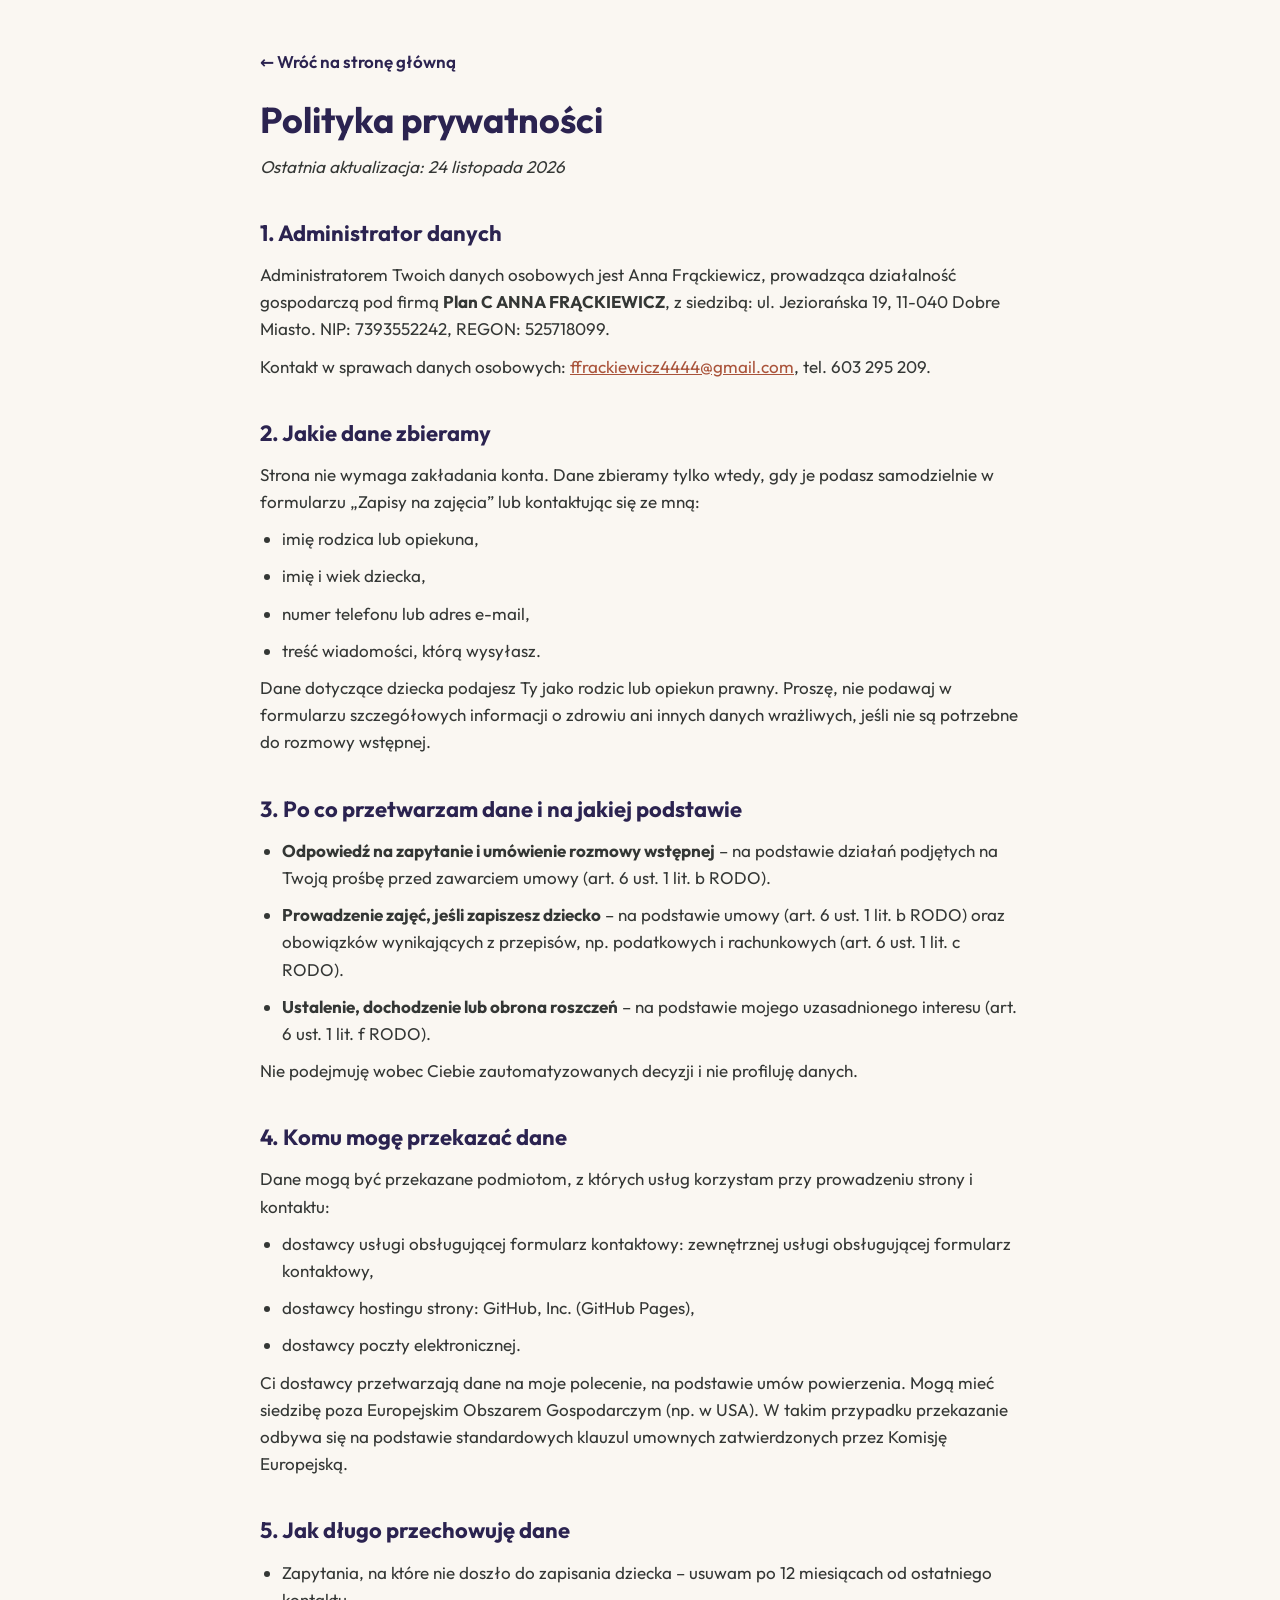
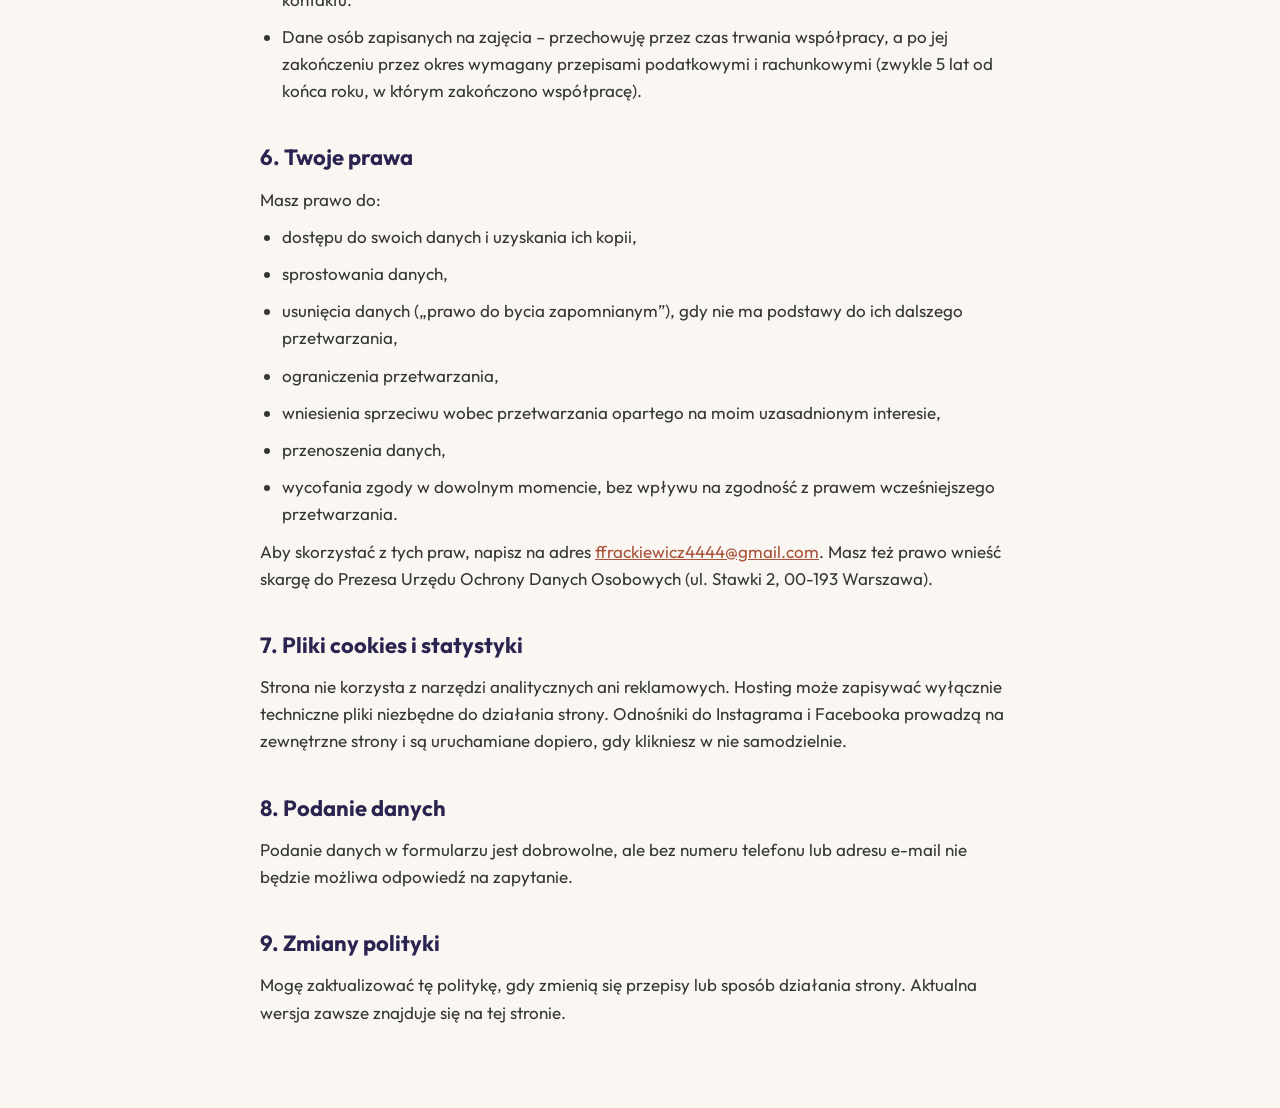
<file: polityka-prywatnosci.html>
<!doctype html>
<html lang="pl">
<head>
<meta charset="utf-8">
<meta name="viewport" content="width=device-width, initial-scale=1">
<link rel="canonical" href="https://planc-aniafrackiewicz.pl/polityka-prywatnosci.html">
<link rel="icon" href="favicon.png" type="image/png">
<link rel="stylesheet" href="fonts/fonts.css">
<title>Polityka prywatności – Plan C, Ania Frąckiewicz</title>
<meta name="robots" content="index,follow">
<style>
  body{margin:0;background:#FAF7F2;color:#343735;font-family:'Outfit',system-ui,sans-serif;font-size:17px;line-height:1.6}
  .wrap{max-width:760px;margin:0 auto;padding:48px 24px 72px}
  h1{font-size:36px;line-height:1.15;margin:0 0 12px;color:#2B2350}
  h2{font-size:22px;margin:36px 0 10px;color:#2B2350}
  p,li{margin:0 0 10px}
  ul{padding-left:22px;margin:0 0 10px}
  a{color:#A9533A}
  .note{background:#FFF6D6;border-radius:16px;padding:14px 18px;margin:20px 0}
  .back{display:inline-block;margin-bottom:24px;text-decoration:none;font-weight:600;color:#2B2350}
</style>
</head>
<body>
<div class="wrap">
  <a class="back" href="index.html">← Wróć na stronę główną</a>

  <h1>Polityka prywatności</h1>
  <p><em>Ostatnia aktualizacja: 24 listopada 2026</em></p>

  <h2>1. Administrator danych</h2>
  <p>Administratorem Twoich danych osobowych jest Anna Frąckiewicz, prowadząca działalność gospodarczą pod firmą <strong>Plan C ANNA FRĄCKIEWICZ</strong>, z siedzibą: ul. Jeziorańska 19, 11-040 Dobre Miasto. NIP: 7393552242, REGON: 525718099.</p>
  <p>Kontakt w sprawach danych osobowych: <a href="mailto:ffrackiewicz4444@gmail.com">ffrackiewicz4444@gmail.com</a>, tel. 603 295 209.</p>

  <h2>2. Jakie dane zbieramy</h2>
  <p>Strona nie wymaga zakładania konta. Dane zbieramy tylko wtedy, gdy je podasz samodzielnie w formularzu „Zapisy na zajęcia” lub kontaktując się ze mną:</p>
  <ul>
    <li>imię rodzica lub opiekuna,</li>
    <li>imię i wiek dziecka,</li>
    <li>numer telefonu lub adres e-mail,</li>
    <li>treść wiadomości, którą wysyłasz.</li>
  </ul>
  <p>Dane dotyczące dziecka podajesz Ty jako rodzic lub opiekun prawny. Proszę, nie podawaj w formularzu szczegółowych informacji o zdrowiu ani innych danych wrażliwych, jeśli nie są potrzebne do rozmowy wstępnej.</p>

  <h2>3. Po co przetwarzam dane i na jakiej podstawie</h2>
  <ul>
    <li><strong>Odpowiedź na zapytanie i umówienie rozmowy wstępnej</strong> – na podstawie działań podjętych na Twoją prośbę przed zawarciem umowy (art. 6 ust. 1 lit. b RODO).</li>
    <li><strong>Prowadzenie zajęć, jeśli zapiszesz dziecko</strong> – na podstawie umowy (art. 6 ust. 1 lit. b RODO) oraz obowiązków wynikających z przepisów, np. podatkowych i rachunkowych (art. 6 ust. 1 lit. c RODO).</li>
    <li><strong>Ustalenie, dochodzenie lub obrona roszczeń</strong> – na podstawie mojego uzasadnionego interesu (art. 6 ust. 1 lit. f RODO).</li>
  </ul>
  <p>Nie podejmuję wobec Ciebie zautomatyzowanych decyzji i nie profiluję danych.</p>

  <h2>4. Komu mogę przekazać dane</h2>
  <p>Dane mogą być przekazane podmiotom, z których usług korzystam przy prowadzeniu strony i kontaktu:</p>
  <ul>
    <li>dostawcy usługi obsługującej formularz kontaktowy: zewnętrznej usługi obsługującej formularz kontaktowy,</li>
    <li>dostawcy hostingu strony: GitHub, Inc. (GitHub Pages),</li>
    <li>dostawcy poczty elektronicznej.</li>
  </ul>
  <p>Ci dostawcy przetwarzają dane na moje polecenie, na podstawie umów powierzenia. Mogą mieć siedzibę poza Europejskim Obszarem Gospodarczym (np. w USA). W takim przypadku przekazanie odbywa się na podstawie standardowych klauzul umownych zatwierdzonych przez Komisję Europejską.</p>

  <h2>5. Jak długo przechowuję dane</h2>
  <ul>
    <li>Zapytania, na które nie doszło do zapisania dziecka – usuwam po 12 miesiącach od ostatniego kontaktu.</li>
    <li>Dane osób zapisanych na zajęcia – przechowuję przez czas trwania współpracy, a po jej zakończeniu przez okres wymagany przepisami podatkowymi i rachunkowymi (zwykle 5 lat od końca roku, w którym zakończono współpracę).</li>
  </ul>

  <h2>6. Twoje prawa</h2>
  <p>Masz prawo do:</p>
  <ul>
    <li>dostępu do swoich danych i uzyskania ich kopii,</li>
    <li>sprostowania danych,</li>
    <li>usunięcia danych („prawo do bycia zapomnianym”), gdy nie ma podstawy do ich dalszego przetwarzania,</li>
    <li>ograniczenia przetwarzania,</li>
    <li>wniesienia sprzeciwu wobec przetwarzania opartego na moim uzasadnionym interesie,</li>
    <li>przenoszenia danych,</li>
    <li>wycofania zgody w dowolnym momencie, bez wpływu na zgodność z prawem wcześniejszego przetwarzania.</li>
  </ul>
  <p>Aby skorzystać z tych praw, napisz na adres <a href="mailto:ffrackiewicz4444@gmail.com">ffrackiewicz4444@gmail.com</a>. Masz też prawo wnieść skargę do Prezesa Urzędu Ochrony Danych Osobowych (ul. Stawki 2, 00-193 Warszawa).</p>

  <h2>7. Pliki cookies i statystyki</h2>
  <p>Strona nie korzysta z narzędzi analitycznych ani reklamowych. Hosting może zapisywać wyłącznie techniczne pliki niezbędne do działania strony. Odnośniki do Instagrama i Facebooka prowadzą na zewnętrzne strony i są uruchamiane dopiero, gdy klikniesz w nie samodzielnie.</p>

  <h2>8. Podanie danych</h2>
  <p>Podanie danych w formularzu jest dobrowolne, ale bez numeru telefonu lub adresu e-mail nie będzie możliwa odpowiedź na zapytanie.</p>

  <h2>9. Zmiany polityki</h2>
  <p>Mogę zaktualizować tę politykę, gdy zmienią się przepisy lub sposób działania strony. Aktualna wersja zawsze znajduje się na tej stronie.</p>
</div>
</body>
</html>
</file>
<file: fonts/fonts.css>
@font-face{font-family:'Outfit';font-style:normal;font-weight:400;font-display:swap;src:url(files/outfit-latin-400-normal.woff2) format('woff2');unicode-range:U+0000-00FF,U+0131,U+0152-0153,U+02BB-02BC,U+02C6,U+02DA,U+02DC,U+0304,U+0308,U+0329,U+2000-206F,U+20AC,U+2122,U+2191,U+2193,U+2212,U+2215,U+FEFF,U+FFFD}
@font-face{font-family:'Outfit';font-style:normal;font-weight:500;font-display:swap;src:url(files/outfit-latin-500-normal.woff2) format('woff2');unicode-range:U+0000-00FF,U+0131,U+0152-0153,U+02BB-02BC,U+02C6,U+02DA,U+02DC,U+0304,U+0308,U+0329,U+2000-206F,U+20AC,U+2122,U+2191,U+2193,U+2212,U+2215,U+FEFF,U+FFFD}
@font-face{font-family:'Outfit';font-style:normal;font-weight:600;font-display:swap;src:url(files/outfit-latin-600-normal.woff2) format('woff2');unicode-range:U+0000-00FF,U+0131,U+0152-0153,U+02BB-02BC,U+02C6,U+02DA,U+02DC,U+0304,U+0308,U+0329,U+2000-206F,U+20AC,U+2122,U+2191,U+2193,U+2212,U+2215,U+FEFF,U+FFFD}
@font-face{font-family:'Outfit';font-style:normal;font-weight:700;font-display:swap;src:url(files/outfit-latin-700-normal.woff2) format('woff2');unicode-range:U+0000-00FF,U+0131,U+0152-0153,U+02BB-02BC,U+02C6,U+02DA,U+02DC,U+0304,U+0308,U+0329,U+2000-206F,U+20AC,U+2122,U+2191,U+2193,U+2212,U+2215,U+FEFF,U+FFFD}
@font-face{font-family:'Outfit';font-style:normal;font-weight:400;font-display:swap;src:url(files/outfit-latin-ext-400-normal.woff2) format('woff2');unicode-range:U+0100-02BA,U+02BD-02C5,U+02C7-02CC,U+02CE-02D7,U+02DD-02FF,U+0304,U+0308,U+0329,U+1D00-1DBF,U+1E00-1E9F,U+1EF2-1EFF,U+2020,U+20A0-20AB,U+20AD-20C0,U+2113,U+2C60-2C7F,U+A720-A7FF}
@font-face{font-family:'Outfit';font-style:normal;font-weight:500;font-display:swap;src:url(files/outfit-latin-ext-500-normal.woff2) format('woff2');unicode-range:U+0100-02BA,U+02BD-02C5,U+02C7-02CC,U+02CE-02D7,U+02DD-02FF,U+0304,U+0308,U+0329,U+1D00-1DBF,U+1E00-1E9F,U+1EF2-1EFF,U+2020,U+20A0-20AB,U+20AD-20C0,U+2113,U+2C60-2C7F,U+A720-A7FF}
@font-face{font-family:'Outfit';font-style:normal;font-weight:600;font-display:swap;src:url(files/outfit-latin-ext-600-normal.woff2) format('woff2');unicode-range:U+0100-02BA,U+02BD-02C5,U+02C7-02CC,U+02CE-02D7,U+02DD-02FF,U+0304,U+0308,U+0329,U+1D00-1DBF,U+1E00-1E9F,U+1EF2-1EFF,U+2020,U+20A0-20AB,U+20AD-20C0,U+2113,U+2C60-2C7F,U+A720-A7FF}
@font-face{font-family:'Outfit';font-style:normal;font-weight:700;font-display:swap;src:url(files/outfit-latin-ext-700-normal.woff2) format('woff2');unicode-range:U+0100-02BA,U+02BD-02C5,U+02C7-02CC,U+02CE-02D7,U+02DD-02FF,U+0304,U+0308,U+0329,U+1D00-1DBF,U+1E00-1E9F,U+1EF2-1EFF,U+2020,U+20A0-20AB,U+20AD-20C0,U+2113,U+2C60-2C7F,U+A720-A7FF}
@font-face{font-family:'Baloo 2';font-style:normal;font-weight:800;font-display:swap;src:url(files/baloo-2-latin-800-normal.woff2) format('woff2');unicode-range:U+0000-00FF,U+0131,U+0152-0153,U+02BB-02BC,U+02C6,U+02DA,U+02DC,U+0304,U+0308,U+0329,U+2000-206F,U+20AC,U+2122,U+2191,U+2193,U+2212,U+2215,U+FEFF,U+FFFD}
@font-face{font-family:'Baloo 2';font-style:normal;font-weight:800;font-display:swap;src:url(files/baloo-2-latin-ext-800-normal.woff2) format('woff2');unicode-range:U+0100-02BA,U+02BD-02C5,U+02C7-02CC,U+02CE-02D7,U+02DD-02FF,U+0304,U+0308,U+0329,U+1D00-1DBF,U+1E00-1E9F,U+1EF2-1EFF,U+2020,U+20A0-20AB,U+20AD-20C0,U+2113,U+2C60-2C7F,U+A720-A7FF}
</file>
